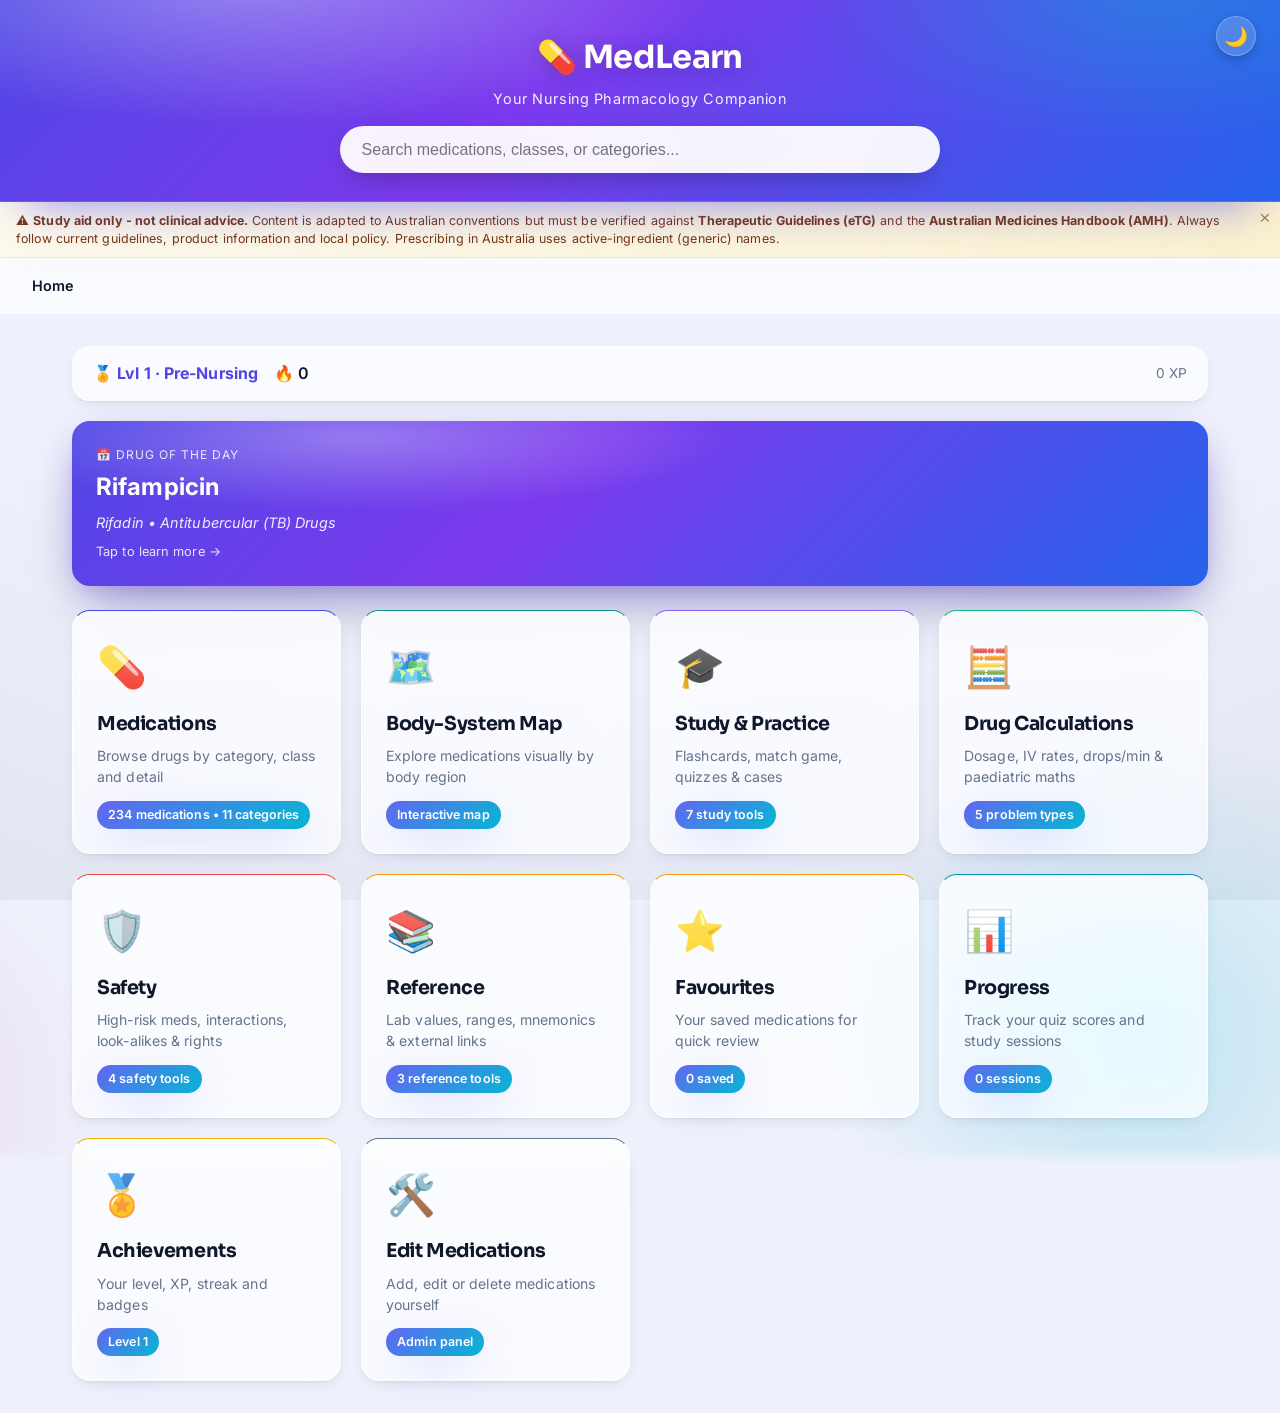
<file: index.html>
<!DOCTYPE html>
<html lang="en">
<head>
    <meta charset="UTF-8">
    <meta name="viewport" content="width=device-width, initial-scale=1.0">
    <title>MedLearn - Nursing Medication Study App</title>
    <link rel="preconnect" href="https://fonts.googleapis.com">
    <link rel="preconnect" href="https://fonts.gstatic.com" crossorigin>
    <link rel="stylesheet" href="https://fonts.googleapis.com/css2?family=Inter:wght@400;500;600;700&family=Sora:wght@600;700;800&display=swap">
    <link rel="stylesheet" href="styles.css">
    <link rel="stylesheet" href="features.css">
    <link rel="stylesheet" href="cinematic.css">
    <link rel="manifest" href="manifest.json">
    <meta name="theme-color" content="#4f46e5">
    <link rel="apple-touch-icon" href="apple-touch-icon.png">
    <link rel="icon" type="image/png" sizes="192x192" href="icon-192.png">
    <meta name="apple-mobile-web-app-capable" content="yes">
    <meta name="apple-mobile-web-app-status-bar-style" content="black-translucent">
    <meta name="apple-mobile-web-app-title" content="MedLearn">
    <meta name="mobile-web-app-capable" content="yes">
</head>
<body>
    <div id="app">
        <!-- Header -->
        <header class="app-header">
            <button id="darkModeToggle" class="dark-toggle" onclick="features.toggleDarkMode()" title="Toggle dark mode">&#x1F319;</button>
            <div class="header-content">
                <h1 class="logo" onclick="app.renderHome()" title="Go to home" style="cursor:pointer;">&#x1F48A; MedLearn</h1>
                <p class="tagline">Your Nursing Pharmacology Companion</p>
            </div>
            <div class="search-container">
                <input type="text" id="searchInput" placeholder="Search medications, classes, or categories..." autocomplete="off">
                <div id="searchResults" class="search-results hidden"></div>
            </div>
        </header>

        <!-- Disclaimer Banner -->
        <div id="disclaimerBanner" class="disclaimer-banner">
            <span>&#x26A0;&#xFE0F; <strong>Study aid only - not clinical advice.</strong> Content is adapted to Australian conventions but must be verified against <strong>Therapeutic Guidelines (eTG)</strong> and the <strong>Australian Medicines Handbook (AMH)</strong>. Always follow current guidelines, product information and local policy. Prescribing in Australia uses active-ingredient (generic) names.</span>
            <button onclick="features.dismissDisclaimer()" class="disclaimer-dismiss" title="Dismiss">&times;</button>
        </div>

        <!-- Navigation Breadcrumb -->
        <nav id="breadcrumb" class="breadcrumb">
            <span class="breadcrumb-item active" data-level="home">Home</span>
        </nav>

        <!-- Main Content Area -->
        <main id="mainContent" class="main-content">
            <!-- Content will be dynamically rendered -->
        </main>

        <!-- Quiz Modal -->
        <div id="quizModal" class="modal hidden">
            <div class="modal-content">
                <button class="modal-close" id="closeQuiz">&times;</button>
                <div id="quizContent"></div>
            </div>
        </div>

        <!-- Medication Detail Modal -->
        <div id="medDetailModal" class="modal hidden">
            <div class="modal-content modal-large">
                <button class="modal-close" id="closeMedDetail">&times;</button>
                <div id="medDetailContent"></div>
            </div>
        </div>
    </div>

    <script src="medications.js"></script>
    <script src="app.js"></script>
    <script src="features.js"></script>
    <script>
        // Register service worker for offline support
        if ('serviceWorker' in navigator) {
            window.addEventListener('load', function() {
                navigator.serviceWorker.register('sw.js').catch(function(err) {
                    console.log('Service worker registration failed:', err);
                });
            });
        }
    </script>
</body>
</html>
</file>
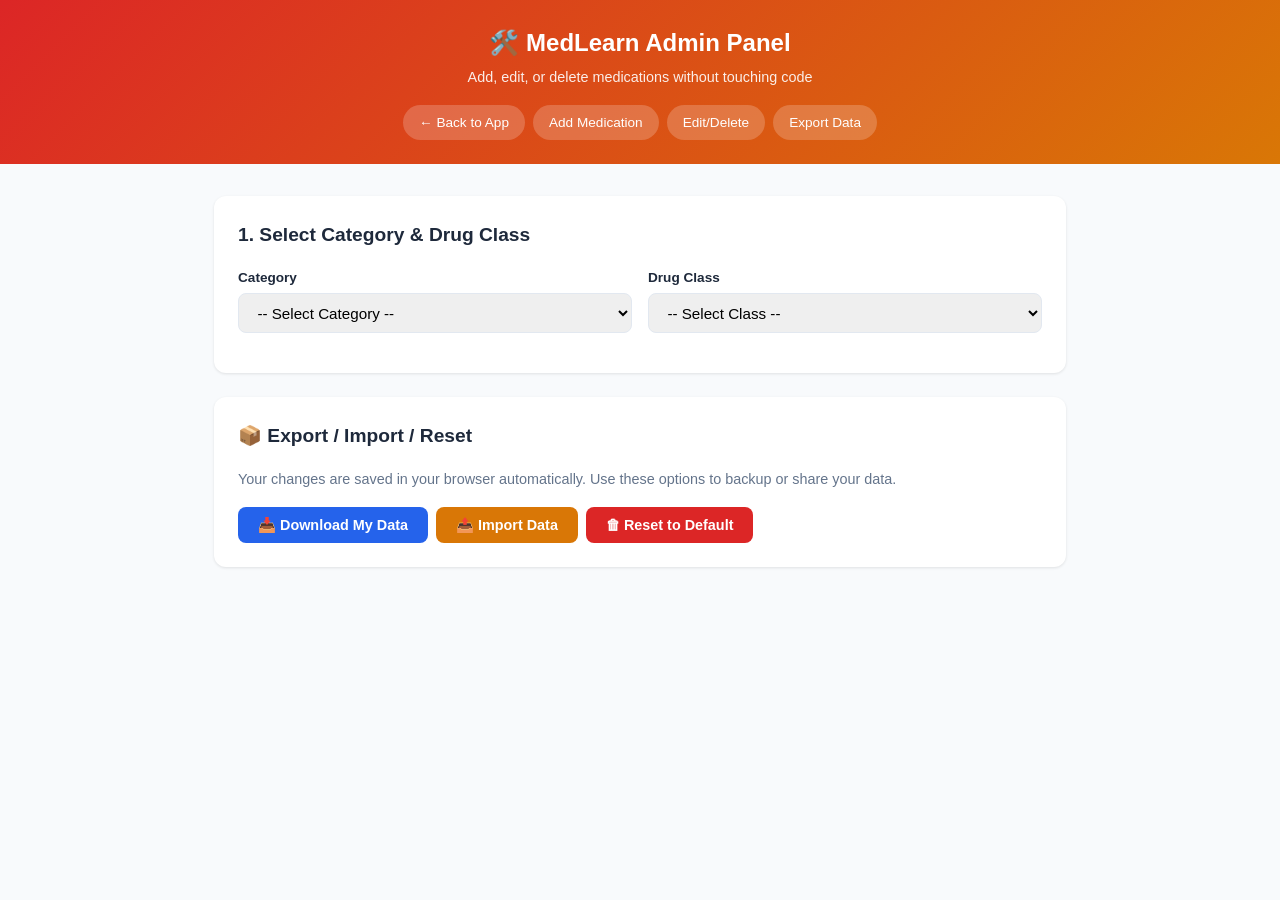
<file: admin.html>
<!DOCTYPE html>
<html lang="en">
<head>
    <meta charset="UTF-8">
    <meta name="viewport" content="width=device-width, initial-scale=1.0">
    <title>MedLearn - Admin Panel</title>
    <style>
        :root {
            --primary: #2563eb;
            --primary-dark: #1d4ed8;
            --primary-light: #dbeafe;
            --secondary: #7c3aed;
            --success: #059669;
            --warning: #d97706;
            --danger: #dc2626;
            --bg: #f8fafc;
            --card-bg: #ffffff;
            --text: #1e293b;
            --text-light: #64748b;
            --border: #e2e8f0;
            --radius: 12px;
            --radius-sm: 8px;
        }

        * { margin: 0; padding: 0; box-sizing: border-box; }

        body {
            font-family: -apple-system, BlinkMacSystemFont, 'Segoe UI', Roboto, sans-serif;
            background: var(--bg);
            color: var(--text);
            line-height: 1.6;
            min-height: 100vh;
        }

        .admin-header {
            background: linear-gradient(135deg, var(--danger), var(--warning));
            color: white;
            padding: 1.5rem 2rem;
            text-align: center;
        }

        .admin-header h1 { font-size: 1.5rem; }
        .admin-header p { opacity: 0.9; font-size: 0.9rem; margin-top: 0.25rem; }

        .admin-nav {
            display: flex;
            gap: 0.5rem;
            justify-content: center;
            margin-top: 1rem;
            flex-wrap: wrap;
        }

        .admin-nav a {
            color: white;
            text-decoration: none;
            padding: 0.4rem 1rem;
            border-radius: 50px;
            background: rgba(255,255,255,0.2);
            font-size: 0.85rem;
            transition: background 0.2s;
        }

        .admin-nav a:hover { background: rgba(255,255,255,0.3); }

        .container {
            max-width: 900px;
            margin: 2rem auto;
            padding: 0 1.5rem;
        }

        .card {
            background: var(--card-bg);
            border-radius: var(--radius);
            padding: 1.5rem;
            margin-bottom: 1.5rem;
            box-shadow: 0 1px 3px rgba(0,0,0,0.1);
        }

        .card h2 {
            font-size: 1.2rem;
            margin-bottom: 1rem;
            color: var(--text);
        }

        .form-group {
            margin-bottom: 1rem;
        }

        .form-group label {
            display: block;
            font-weight: 600;
            font-size: 0.85rem;
            margin-bottom: 0.3rem;
            color: var(--text);
        }

        .form-group small {
            color: var(--text-light);
            font-size: 0.75rem;
        }

        input, select, textarea {
            width: 100%;
            padding: 0.6rem 0.9rem;
            border: 1px solid var(--border);
            border-radius: var(--radius-sm);
            font-size: 0.95rem;
            font-family: inherit;
            transition: border-color 0.2s;
        }

        input:focus, select:focus, textarea:focus {
            outline: none;
            border-color: var(--primary);
            box-shadow: 0 0 0 3px var(--primary-light);
        }

        textarea { min-height: 80px; resize: vertical; }

        .btn {
            padding: 0.6rem 1.25rem;
            border: none;
            border-radius: var(--radius-sm);
            font-size: 0.9rem;
            font-weight: 600;
            cursor: pointer;
            transition: background 0.2s, transform 0.1s;
        }

        .btn:active { transform: scale(0.97); }
        .btn-primary { background: var(--primary); color: white; }
        .btn-primary:hover { background: var(--primary-dark); }
        .btn-success { background: var(--success); color: white; }
        .btn-success:hover { background: #047857; }
        .btn-danger { background: var(--danger); color: white; }
        .btn-danger:hover { background: #b91c1c; }
        .btn-warning { background: var(--warning); color: white; }
        .btn-warning:hover { background: #b45309; }

        .btn-group {
            display: flex;
            gap: 0.5rem;
            flex-wrap: wrap;
            margin-top: 1rem;
        }

        .med-list-item {
            display: flex;
            justify-content: space-between;
            align-items: center;
            padding: 0.75rem 1rem;
            border: 1px solid var(--border);
            border-radius: var(--radius-sm);
            margin-bottom: 0.5rem;
            background: var(--bg);
        }

        .med-list-item .med-info {
            flex: 1;
        }

        .med-list-item .med-name {
            font-weight: 600;
            text-transform: capitalize;
        }

        .med-list-item .med-brand {
            font-size: 0.8rem;
            color: var(--text-light);
            font-style: italic;
        }

        .med-list-item .med-actions {
            display: flex;
            gap: 0.4rem;
        }

        .med-list-item .med-actions button {
            padding: 0.3rem 0.6rem;
            font-size: 0.75rem;
        }

        .select-row {
            display: grid;
            grid-template-columns: 1fr 1fr;
            gap: 1rem;
        }

        .toast {
            position: fixed;
            bottom: 2rem;
            right: 2rem;
            background: var(--success);
            color: white;
            padding: 0.75rem 1.5rem;
            border-radius: var(--radius-sm);
            font-weight: 600;
            box-shadow: 0 4px 12px rgba(0,0,0,0.2);
            display: none;
            z-index: 1000;
            animation: slideIn 0.3s ease;
        }

        @keyframes slideIn {
            from { transform: translateY(20px); opacity: 0; }
            to { transform: translateY(0); opacity: 1; }
        }

        .empty-state {
            text-align: center;
            padding: 2rem;
            color: var(--text-light);
        }

        .divider {
            border-top: 1px solid var(--border);
            margin: 1.5rem 0;
        }

        @media (max-width: 600px) {
            .select-row { grid-template-columns: 1fr; }
            .container { padding: 0 1rem; }
        }
    </style>
</head>
<body>
    <header class="admin-header">
        <h1>&#x1F6E0;&#xFE0F; MedLearn Admin Panel</h1>
        <p>Add, edit, or delete medications without touching code</p>
        <nav class="admin-nav">
            <a href="index.html">&#x2190; Back to App</a>
            <a href="#add">Add Medication</a>
            <a href="#edit">Edit/Delete</a>
            <a href="#export">Export Data</a>
        </nav>
    </header>

    <div class="container">
        <!-- Step 1: Select Category & Class -->
        <div class="card" id="selectorCard">
            <h2>1. Select Category & Drug Class</h2>
            <div class="select-row">
                <div class="form-group">
                    <label>Category</label>
                    <select id="categorySelect" onchange="admin.onCategoryChange()">
                        <option value="">-- Select Category --</option>
                    </select>
                </div>
                <div class="form-group">
                    <label>Drug Class</label>
                    <select id="classSelect" onchange="admin.onClassChange()">
                        <option value="">-- Select Class --</option>
                    </select>
                </div>
            </div>
        </div>

        <!-- Current Medications List -->
        <div class="card" id="medListCard" style="display:none;">
            <h2>&#x1F4CB; Current Medications in This Class</h2>
            <div id="medList"></div>
        </div>

        <!-- Add/Edit Form -->
        <div class="card" id="formCard" style="display:none;">
            <h2 id="formTitle">&#x2795; Add New Medication</h2>
            <form id="medForm" onsubmit="admin.saveMedication(event)">
                <input type="hidden" id="editIndex" value="-1">

                <div class="form-group">
                    <label>Generic Name *</label>
                    <input type="text" id="genericName" required placeholder="e.g., amlodipine">
                </div>

                <div class="form-group">
                    <label>Brand Name *</label>
                    <input type="text" id="brandName" required placeholder="e.g., Norvasc">
                </div>

                <div class="form-group">
                    <label>Mechanism of Action *</label>
                    <textarea id="mechanism" required placeholder="How does this drug work?"></textarea>
                </div>

                <div class="form-group">
                    <label>Indications *</label>
                    <small>Separate each with a comma</small>
                    <textarea id="indications" required placeholder="Hypertension, Angina, Heart failure"></textarea>
                </div>

                <div class="form-group">
                    <label>Side Effects *</label>
                    <small>Separate each with a comma</small>
                    <textarea id="sideEffects" required placeholder="Dizziness, Headache, Edema"></textarea>
                </div>

                <div class="form-group">
                    <label>Nursing Considerations *</label>
                    <textarea id="nursingConsiderations" required placeholder="Important nursing notes, monitoring, patient teaching..."></textarea>
                </div>

                <div class="form-group">
                    <label>Dosage Range *</label>
                    <input type="text" id="dosageRange" required placeholder="e.g., 5-10 mg PO daily">
                </div>

                <div class="btn-group">
                    <button type="submit" class="btn btn-success">&#x1F4BE; Save Medication</button>
                    <button type="button" class="btn btn-warning" onclick="admin.resetForm()">Cancel</button>
                </div>
            </form>
        </div>

        <!-- Export/Import -->
        <div class="card" id="exportCard">
            <h2 id="export">&#x1F4E6; Export / Import / Reset</h2>
            <p style="font-size:0.9rem; color:var(--text-light); margin-bottom:1rem;">
                Your changes are saved in your browser automatically. Use these options to backup or share your data.
            </p>
            <div class="btn-group">
                <button class="btn btn-primary" onclick="admin.exportData()">&#x1F4E5; Download My Data</button>
                <button class="btn btn-warning" onclick="document.getElementById('importFile').click()">&#x1F4E4; Import Data</button>
                <button class="btn btn-danger" onclick="admin.resetData()">&#x1F5D1; Reset to Default</button>
            </div>
            <input type="file" id="importFile" accept=".json" style="display:none;" onchange="admin.importData(event)">
        </div>
    </div>

    <div class="toast" id="toast">Saved successfully!</div>

    <script src="medications.js"></script>
    <script>
    (function() {
        'use strict';

        // Load data from localStorage or use default
        function loadData() {
            const saved = localStorage.getItem('medlearn_data');
            if (saved) {
                return JSON.parse(saved);
            }
            return JSON.parse(JSON.stringify(medicationDatabase));
        }

        function saveData(data) {
            localStorage.setItem('medlearn_data', JSON.stringify(data));
        }

        let data = loadData();
        let currentCategory = '';
        let currentClass = '';

        // Initialize
        function init() {
            populateCategories();
        }

        function populateCategories() {
            const select = document.getElementById('categorySelect');
            select.innerHTML = '<option value="">-- Select Category --</option>';
            for (const [key, cat] of Object.entries(data)) {
                select.innerHTML += `<option value="${key}">${cat.icon} ${cat.name}</option>`;
            }
        }

        function onCategoryChange() {
            currentCategory = document.getElementById('categorySelect').value;
            currentClass = '';
            const classSelect = document.getElementById('classSelect');
            classSelect.innerHTML = '<option value="">-- Select Class --</option>';

            if (currentCategory && data[currentCategory]) {
                for (const [key, cls] of Object.entries(data[currentCategory].classes)) {
                    classSelect.innerHTML += `<option value="${key}">${cls.name}</option>`;
                }
            }

            document.getElementById('medListCard').style.display = 'none';
            document.getElementById('formCard').style.display = 'none';
        }

        function onClassChange() {
            currentClass = document.getElementById('classSelect').value;
            if (currentCategory && currentClass) {
                renderMedList();
                document.getElementById('medListCard').style.display = 'block';
                document.getElementById('formCard').style.display = 'block';
                resetForm();
            } else {
                document.getElementById('medListCard').style.display = 'none';
                document.getElementById('formCard').style.display = 'none';
            }
        }

        function renderMedList() {
            const meds = data[currentCategory].classes[currentClass].medications;
            const container = document.getElementById('medList');

            if (meds.length === 0) {
                container.innerHTML = '<div class="empty-state">No medications yet. Add one below!</div>';
                return;
            }

            container.innerHTML = meds.map((med, i) => `
                <div class="med-list-item">
                    <div class="med-info">
                        <div class="med-name">${med.generic}</div>
                        <div class="med-brand">${med.brand} | ${med.dosageRange}</div>
                    </div>
                    <div class="med-actions">
                        <button class="btn btn-primary" onclick="admin.editMed(${i})">Edit</button>
                        <button class="btn btn-danger" onclick="admin.deleteMed(${i})">Delete</button>
                    </div>
                </div>
            `).join('');
        }

        function editMed(index) {
            const med = data[currentCategory].classes[currentClass].medications[index];
            document.getElementById('editIndex').value = index;
            document.getElementById('genericName').value = med.generic;
            document.getElementById('brandName').value = med.brand;
            document.getElementById('mechanism').value = med.mechanism;
            document.getElementById('indications').value = med.indications.join(', ');
            document.getElementById('sideEffects').value = med.sideEffects.join(', ');
            document.getElementById('nursingConsiderations').value = med.nursingConsiderations;
            document.getElementById('dosageRange').value = med.dosageRange;
            document.getElementById('formTitle').textContent = '&#x270F;&#xFE0F; Edit Medication';
            document.getElementById('formCard').scrollIntoView({ behavior: 'smooth' });
        }

        function deleteMed(index) {
            const med = data[currentCategory].classes[currentClass].medications[index];
            if (confirm(`Are you sure you want to delete "${med.generic} (${med.brand})"?`)) {
                data[currentCategory].classes[currentClass].medications.splice(index, 1);
                saveData(data);
                renderMedList();
                showToast('Medication deleted!');
            }
        }

        function saveMedication(e) {
            e.preventDefault();
            const editIndex = parseInt(document.getElementById('editIndex').value);

            const med = {
                generic: document.getElementById('genericName').value.trim(),
                brand: document.getElementById('brandName').value.trim(),
                mechanism: document.getElementById('mechanism').value.trim(),
                indications: document.getElementById('indications').value.split(',').map(s => s.trim()).filter(s => s),
                sideEffects: document.getElementById('sideEffects').value.split(',').map(s => s.trim()).filter(s => s),
                nursingConsiderations: document.getElementById('nursingConsiderations').value.trim(),
                dosageRange: document.getElementById('dosageRange').value.trim()
            };

            if (editIndex >= 0) {
                data[currentCategory].classes[currentClass].medications[editIndex] = med;
                showToast('Medication updated!');
            } else {
                data[currentCategory].classes[currentClass].medications.push(med);
                showToast('Medication added!');
            }

            saveData(data);
            renderMedList();
            resetForm();
        }

        function resetForm() {
            document.getElementById('medForm').reset();
            document.getElementById('editIndex').value = -1;
            document.getElementById('formTitle').innerHTML = '&#x2795; Add New Medication';
        }

        function exportData() {
            const blob = new Blob([JSON.stringify(data, null, 2)], { type: 'application/json' });
            const url = URL.createObjectURL(blob);
            const a = document.createElement('a');
            a.href = url;
            a.download = 'medlearn-data-' + new Date().toISOString().split('T')[0] + '.json';
            a.click();
            URL.revokeObjectURL(url);
            showToast('Data exported!');
        }

        function importData(e) {
            const file = e.target.files[0];
            if (!file) return;
            const reader = new FileReader();
            reader.onload = function(evt) {
                try {
                    const imported = JSON.parse(evt.target.result);
                    data = imported;
                    saveData(data);
                    populateCategories();
                    onCategoryChange();
                    showToast('Data imported successfully!');
                } catch (err) {
                    alert('Error: Invalid JSON file. Please check the file format.');
                }
            };
            reader.readAsText(file);
            e.target.value = '';
        }

        function resetData() {
            if (confirm('This will reset ALL medications back to the original defaults. Any changes you made will be lost. Continue?')) {
                localStorage.removeItem('medlearn_data');
                data = JSON.parse(JSON.stringify(medicationDatabase));
                populateCategories();
                onCategoryChange();
                showToast('Data reset to defaults!');
            }
        }

        function showToast(message) {
            const toast = document.getElementById('toast');
            toast.textContent = message;
            toast.style.display = 'block';
            setTimeout(() => { toast.style.display = 'none'; }, 2500);
        }

        // Public API
        window.admin = {
            onCategoryChange,
            onClassChange,
            editMed,
            deleteMed,
            saveMedication,
            resetForm,
            exportData,
            importData,
            resetData
        };

        if (document.readyState === 'loading') {
            document.addEventListener('DOMContentLoaded', init);
        } else {
            init();
        }
    })();
    </script>
</body>
</html>
</file>
<file: styles.css>
/* ===== CSS Variables & Reset ===== */
:root {
    --primary: #2563eb;
    --primary-dark: #1d4ed8;
    --primary-light: #dbeafe;
    --secondary: #7c3aed;
    --success: #059669;
    --warning: #d97706;
    --danger: #dc2626;
    --bg: #f8fafc;
    --card-bg: #ffffff;
    --text: #1e293b;
    --text-light: #64748b;
    --border: #e2e8f0;
    --shadow: 0 1px 3px rgba(0,0,0,0.1), 0 1px 2px rgba(0,0,0,0.06);
    --shadow-md: 0 4px 6px rgba(0,0,0,0.07), 0 2px 4px rgba(0,0,0,0.06);
    --shadow-lg: 0 10px 15px rgba(0,0,0,0.1), 0 4px 6px rgba(0,0,0,0.05);
    --radius: 12px;
    --radius-sm: 8px;
}

* {
    margin: 0;
    padding: 0;
    box-sizing: border-box;
}

body {
    font-family: -apple-system, BlinkMacSystemFont, 'Segoe UI', Roboto, 'Helvetica Neue', Arial, sans-serif;
    background: var(--bg);
    color: var(--text);
    line-height: 1.6;
    min-height: 100vh;
}

/* ===== Header ===== */
.app-header {
    background: linear-gradient(135deg, var(--primary), var(--secondary));
    color: white;
    padding: 1.5rem 2rem;
    position: sticky;
    top: 0;
    z-index: 100;
    box-shadow: var(--shadow-md);
}

.header-content {
    text-align: center;
    margin-bottom: 1rem;
}

.logo {
    font-size: 1.8rem;
    font-weight: 700;
    letter-spacing: -0.5px;
}

.tagline {
    font-size: 0.9rem;
    opacity: 0.9;
    margin-top: 0.25rem;
}

.search-container {
    max-width: 600px;
    margin: 0 auto;
    position: relative;
}

.search-container input {
    width: 100%;
    padding: 0.75rem 1.25rem;
    border: none;
    border-radius: 50px;
    font-size: 1rem;
    background: rgba(255,255,255,0.95);
    color: var(--text);
    box-shadow: var(--shadow);
    transition: box-shadow 0.2s;
}

.search-container input:focus {
    outline: none;
    box-shadow: 0 0 0 3px rgba(255,255,255,0.4), var(--shadow-md);
}

.search-results {
    position: absolute;
    top: 100%;
    left: 0;
    right: 0;
    background: white;
    border-radius: var(--radius-sm);
    box-shadow: var(--shadow-lg);
    margin-top: 0.5rem;
    max-height: 400px;
    overflow-y: auto;
    z-index: 200;
}

.search-results.hidden {
    display: none;
}

.search-result-item {
    padding: 0.75rem 1.25rem;
    cursor: pointer;
    border-bottom: 1px solid var(--border);
    transition: background 0.15s;
}

.search-result-item:hover {
    background: var(--primary-light);
}

.search-result-item:last-child {
    border-bottom: none;
}

.search-result-item .result-name {
    font-weight: 600;
    color: var(--text);
}

.search-result-item .result-path {
    font-size: 0.8rem;
    color: var(--text-light);
    margin-top: 0.15rem;
}

/* ===== Breadcrumb ===== */
.breadcrumb {
    padding: 1rem 2rem;
    background: var(--card-bg);
    border-bottom: 1px solid var(--border);
    display: flex;
    align-items: center;
    gap: 0.5rem;
    flex-wrap: wrap;
}

.breadcrumb-item {
    font-size: 0.9rem;
    color: var(--primary);
    cursor: pointer;
    font-weight: 500;
    transition: color 0.2s;
}

.breadcrumb-item:hover {
    color: var(--primary-dark);
    text-decoration: underline;
}

.breadcrumb-item.active {
    color: var(--text);
    cursor: default;
    font-weight: 600;
}

.breadcrumb-item.active:hover {
    text-decoration: none;
}

.breadcrumb-separator {
    color: var(--text-light);
    font-size: 0.8rem;
}

/* ===== Main Content ===== */
.main-content {
    padding: 2rem;
    max-width: 1200px;
    margin: 0 auto;
}

/* ===== Category Cards (Home View) ===== */
.categories-grid {
    display: grid;
    grid-template-columns: repeat(auto-fill, minmax(280px, 1fr));
    gap: 1.5rem;
}

.category-card {
    background: var(--card-bg);
    border-radius: var(--radius);
    padding: 1.75rem;
    box-shadow: var(--shadow);
    cursor: pointer;
    transition: transform 0.2s, box-shadow 0.2s;
    border-left: 4px solid var(--primary);
    position: relative;
    overflow: hidden;
}

.category-card:hover {
    transform: translateY(-3px);
    box-shadow: var(--shadow-lg);
}

.category-card .card-icon {
    font-size: 2.5rem;
    margin-bottom: 0.75rem;
}

.category-card .card-title {
    font-size: 1.2rem;
    font-weight: 700;
    margin-bottom: 0.5rem;
    color: var(--text);
}

.category-card .card-description {
    font-size: 0.9rem;
    color: var(--text-light);
    margin-bottom: 0.75rem;
}

.category-card .card-count {
    font-size: 0.8rem;
    color: var(--primary);
    font-weight: 600;
    background: var(--primary-light);
    display: inline-block;
    padding: 0.25rem 0.75rem;
    border-radius: 50px;
}

/* ===== Drug Class Cards ===== */
.classes-grid {
    display: grid;
    grid-template-columns: repeat(auto-fill, minmax(300px, 1fr));
    gap: 1.25rem;
}

.class-card {
    background: var(--card-bg);
    border-radius: var(--radius);
    padding: 1.5rem;
    box-shadow: var(--shadow);
    cursor: pointer;
    transition: transform 0.2s, box-shadow 0.2s;
    border-top: 3px solid var(--secondary);
}

.class-card:hover {
    transform: translateY(-2px);
    box-shadow: var(--shadow-md);
}

.class-card .class-title {
    font-size: 1.1rem;
    font-weight: 700;
    margin-bottom: 0.4rem;
    color: var(--text);
}

.class-card .class-description {
    font-size: 0.85rem;
    color: var(--text-light);
    margin-bottom: 0.75rem;
}

.class-card .class-med-count {
    font-size: 0.8rem;
    color: var(--secondary);
    font-weight: 600;
}

/* ===== Medication List ===== */
.medications-grid {
    display: grid;
    grid-template-columns: repeat(auto-fill, minmax(320px, 1fr));
    gap: 1.25rem;
}

.med-card {
    background: var(--card-bg);
    border-radius: var(--radius);
    padding: 1.25rem;
    box-shadow: var(--shadow);
    cursor: pointer;
    transition: transform 0.2s, box-shadow 0.2s;
    border-left: 3px solid var(--success);
}

.med-card:hover {
    transform: translateY(-2px);
    box-shadow: var(--shadow-md);
}

.med-card .med-generic {
    font-size: 1.05rem;
    font-weight: 700;
    color: var(--text);
    text-transform: capitalize;
}

.med-card .med-brand {
    font-size: 0.85rem;
    color: var(--text-light);
    font-style: italic;
    margin-bottom: 0.5rem;
}

.med-card .med-quick-info {
    font-size: 0.8rem;
    color: var(--text-light);
    display: flex;
    flex-wrap: wrap;
    gap: 0.5rem;
}

.med-card .med-tag {
    background: #f1f5f9;
    padding: 0.15rem 0.5rem;
    border-radius: 4px;
    font-size: 0.75rem;
}

/* ===== Section Header ===== */
.section-header {
    margin-bottom: 1.5rem;
    display: flex;
    justify-content: space-between;
    align-items: center;
    flex-wrap: wrap;
    gap: 1rem;
}

.section-header h2 {
    font-size: 1.5rem;
    font-weight: 700;
    color: var(--text);
}

.section-header .section-description {
    font-size: 0.95rem;
    color: var(--text-light);
    margin-top: 0.25rem;
}

.quiz-btn {
    background: var(--warning);
    color: white;
    border: none;
    padding: 0.6rem 1.25rem;
    border-radius: 50px;
    font-size: 0.9rem;
    font-weight: 600;
    cursor: pointer;
    transition: background 0.2s, transform 0.1s;
}

.quiz-btn:hover {
    background: #b45309;
    transform: scale(1.05);
}

/* ===== Modal ===== */
.modal {
    position: fixed;
    inset: 0;
    background: rgba(0,0,0,0.5);
    display: flex;
    align-items: center;
    justify-content: center;
    z-index: 500;
    padding: 1rem;
    backdrop-filter: blur(4px);
}

.modal.hidden {
    display: none;
}

.modal-content {
    background: var(--card-bg);
    border-radius: var(--radius);
    padding: 2rem;
    max-width: 550px;
    width: 100%;
    max-height: 85vh;
    overflow-y: auto;
    position: relative;
    box-shadow: var(--shadow-lg);
}

.modal-large {
    max-width: 700px;
}

.modal-close {
    position: absolute;
    top: 1rem;
    right: 1rem;
    background: none;
    border: none;
    font-size: 1.5rem;
    cursor: pointer;
    color: var(--text-light);
    width: 32px;
    height: 32px;
    display: flex;
    align-items: center;
    justify-content: center;
    border-radius: 50%;
    transition: background 0.2s;
}

.modal-close:hover {
    background: var(--border);
}

/* ===== Medication Detail ===== */
.med-detail-header {
    margin-bottom: 1.5rem;
    padding-bottom: 1rem;
    border-bottom: 2px solid var(--border);
}

.med-detail-header h2 {
    font-size: 1.6rem;
    color: var(--text);
    text-transform: capitalize;
}

.med-detail-header .brand-name {
    font-size: 1rem;
    color: var(--text-light);
    font-style: italic;
}

.med-detail-section {
    margin-bottom: 1.25rem;
}

.med-detail-section h3 {
    font-size: 0.95rem;
    font-weight: 700;
    color: var(--primary);
    margin-bottom: 0.4rem;
    text-transform: uppercase;
    letter-spacing: 0.5px;
}

.med-detail-section p,
.med-detail-section ul {
    font-size: 0.9rem;
    color: var(--text);
    line-height: 1.7;
}

.med-detail-section ul {
    padding-left: 1.25rem;
}

.med-detail-section li {
    margin-bottom: 0.3rem;
}

.nursing-alert {
    background: #fef3c7;
    border-left: 4px solid var(--warning);
    padding: 0.75rem 1rem;
    border-radius: 0 var(--radius-sm) var(--radius-sm) 0;
    margin-top: 0.5rem;
}

.nursing-alert p {
    font-size: 0.85rem;
    color: #92400e;
}

/* ===== Quiz Styles ===== */
.quiz-question {
    font-size: 1.1rem;
    font-weight: 600;
    margin-bottom: 1.25rem;
    color: var(--text);
}

.quiz-options {
    display: flex;
    flex-direction: column;
    gap: 0.75rem;
    margin-bottom: 1.5rem;
}

.quiz-option {
    padding: 0.85rem 1.25rem;
    border: 2px solid var(--border);
    border-radius: var(--radius-sm);
    cursor: pointer;
    transition: border-color 0.2s, background 0.2s;
    font-size: 0.95rem;
}

.quiz-option:hover {
    border-color: var(--primary);
    background: var(--primary-light);
}

.quiz-option.correct {
    border-color: var(--success);
    background: #d1fae5;
}

.quiz-option.incorrect {
    border-color: var(--danger);
    background: #fee2e2;
}

.quiz-option.disabled {
    pointer-events: none;
}

.quiz-feedback {
    padding: 1rem;
    border-radius: var(--radius-sm);
    margin-bottom: 1rem;
    font-size: 0.9rem;
    font-weight: 500;
}

.quiz-feedback.correct {
    background: #d1fae5;
    color: #065f46;
}

.quiz-feedback.incorrect {
    background: #fee2e2;
    color: #991b1b;
}

.quiz-next-btn {
    background: var(--primary);
    color: white;
    border: none;
    padding: 0.7rem 1.5rem;
    border-radius: var(--radius-sm);
    font-size: 0.95rem;
    font-weight: 600;
    cursor: pointer;
    transition: background 0.2s;
}

.quiz-next-btn:hover {
    background: var(--primary-dark);
}

.quiz-score {
    text-align: center;
    padding: 2rem 0;
}

.quiz-score h3 {
    font-size: 1.5rem;
    margin-bottom: 0.5rem;
}

.quiz-score .score-number {
    font-size: 3rem;
    font-weight: 700;
    color: var(--primary);
}

/* ===== Responsive ===== */
@media (max-width: 768px) {
    .app-header {
        padding: 1rem;
    }

    .logo {
        font-size: 1.4rem;
    }

    .main-content {
        padding: 1rem;
    }

    .categories-grid,
    .classes-grid,
    .medications-grid {
        grid-template-columns: 1fr;
    }

    .section-header {
        flex-direction: column;
        align-items: flex-start;
    }

    .modal-content {
        padding: 1.5rem;
    }
}

@media (max-width: 480px) {
    .breadcrumb {
        padding: 0.75rem 1rem;
    }

    .category-card {
        padding: 1.25rem;
    }
}
</file>
<file: features.css>
/* ===== Feature Navigation Bar ===== */
.feature-nav {
    display: flex;
    gap: 0.25rem;
    padding: 0.6rem 1rem;
    background: #ffffff;
    border-bottom: 1px solid var(--border);
    overflow-x: auto;
    -webkit-overflow-scrolling: touch;
    scrollbar-width: none;
}
.feature-nav::-webkit-scrollbar { display: none; }

.feature-nav-btn {
    flex-shrink: 0;
    padding: 0.4rem 0.8rem;
    border: 1px solid var(--border);
    border-radius: 50px;
    background: var(--bg);
    color: var(--text);
    font-size: 0.78rem;
    font-weight: 600;
    cursor: pointer;
    transition: all 0.2s;
    white-space: nowrap;
}
.feature-nav-btn:hover { background: var(--primary-light); border-color: var(--primary); }
.feature-nav-btn.active { background: var(--primary); color: white; border-color: var(--primary); }

/* ===== Flashcard Mode ===== */
.flashcard-container {
    display: flex;
    flex-direction: column;
    align-items: center;
    padding: 2rem 1rem;
    max-width: 500px;
    margin: 0 auto;
}

.flashcard {
    width: 100%;
    height: 320px;
    perspective: 1000px;
    cursor: pointer;
    margin-bottom: 1.5rem;
}

.flashcard-inner {
    position: relative;
    width: 100%;
    height: 100%;
    transition: transform 0.6s;
    transform-style: preserve-3d;
}

.flashcard.flipped .flashcard-inner {
    transform: rotateY(180deg);
}

.flashcard-front, .flashcard-back {
    position: absolute;
    width: 100%;
    height: 100%;
    backface-visibility: hidden;
    border-radius: var(--radius);
    box-shadow: var(--shadow-lg);
    display: flex;
    flex-direction: column;
    align-items: center;
    justify-content: center;
    padding: 2rem;
    text-align: center;
}

.flashcard-front {
    background: linear-gradient(135deg, var(--primary), var(--secondary));
    color: white;
}

.flashcard-front .fc-generic {
    font-size: 1.8rem;
    font-weight: 700;
    text-transform: capitalize;
}

.flashcard-front .fc-hint {
    font-size: 0.9rem;
    opacity: 0.8;
    margin-top: 1rem;
}

.flashcard-back {
    background: white;
    transform: rotateY(180deg);
    overflow-y: auto;
    align-items: flex-start;
    justify-content: flex-start;
    text-align: left;
}

.flashcard-back h3 { font-size: 1.2rem; margin-bottom: 0.5rem; color: var(--primary); text-transform: capitalize; }
.flashcard-back .fc-brand { color: var(--text-light); font-style: italic; margin-bottom: 0.75rem; }
.flashcard-back .fc-detail { font-size: 0.85rem; margin-bottom: 0.5rem; color: var(--text); }
.flashcard-back .fc-label { font-weight: 700; color: var(--primary); font-size: 0.75rem; text-transform: uppercase; }

.flashcard-controls {
    display: flex;
    gap: 1rem;
    width: 100%;
    max-width: 400px;
}

.fc-btn {
    flex: 1;
    padding: 0.8rem;
    border: none;
    border-radius: var(--radius-sm);
    font-size: 0.95rem;
    font-weight: 600;
    cursor: pointer;
    transition: transform 0.1s;
}
.fc-btn:active { transform: scale(0.95); }
.fc-btn-wrong { background: #fee2e2; color: var(--danger); }
.fc-btn-right { background: #d1fae5; color: var(--success); }
.fc-btn-skip { background: var(--bg); color: var(--text-light); border: 1px solid var(--border); }

.flashcard-progress {
    font-size: 0.85rem;
    color: var(--text-light);
    margin-bottom: 1rem;
}

/* ===== Favorites ===== */
.favorites-empty {
    text-align: center;
    padding: 3rem 1rem;
    color: var(--text-light);
}
.favorites-empty .empty-icon { font-size: 3rem; margin-bottom: 1rem; }

.fav-star {
    cursor: pointer;
    font-size: 1.3rem;
    transition: transform 0.2s;
    position: absolute;
    top: 0.75rem;
    right: 0.75rem;
}
.fav-star:hover { transform: scale(1.2); }

.med-card-fav {
    position: relative;
}

/* ===== Drug Comparison ===== */
.compare-selectors {
    display: grid;
    grid-template-columns: 1fr 1fr;
    gap: 1rem;
    margin-bottom: 1.5rem;
}

.compare-select-group select {
    width: 100%;
    padding: 0.5rem;
    border: 1px solid var(--border);
    border-radius: var(--radius-sm);
    font-size: 0.9rem;
    margin-bottom: 0.5rem;
}

.compare-table {
    width: 100%;
    border-collapse: collapse;
    font-size: 0.85rem;
}

.compare-table th {
    background: var(--primary);
    color: white;
    padding: 0.6rem 0.8rem;
    text-align: left;
    font-size: 0.8rem;
}

.compare-table td {
    padding: 0.6rem 0.8rem;
    border-bottom: 1px solid var(--border);
    vertical-align: top;
}

.compare-table tr:nth-child(even) { background: var(--bg); }
.compare-table .row-label { font-weight: 700; color: var(--primary); width: 120px; }

/* ===== High Alert ===== */
.high-alert-card {
    background: white;
    border-radius: var(--radius);
    padding: 1.25rem;
    box-shadow: var(--shadow);
    border-left: 4px solid var(--danger);
    margin-bottom: 1rem;
}

.high-alert-card .ha-name {
    font-size: 1.05rem;
    font-weight: 700;
    text-transform: capitalize;
    color: var(--danger);
}

.high-alert-card .ha-brand {
    font-size: 0.8rem;
    color: var(--text-light);
    font-style: italic;
}

.high-alert-card .ha-reason {
    font-size: 0.85rem;
    color: var(--text);
    margin-top: 0.5rem;
    background: #fee2e2;
    padding: 0.5rem 0.75rem;
    border-radius: var(--radius-sm);
}

/* ===== Lab Values ===== */
.lab-card {
    background: white;
    border-radius: var(--radius);
    padding: 1.25rem;
    box-shadow: var(--shadow);
    border-left: 4px solid var(--secondary);
    margin-bottom: 1rem;
}

.lab-card .lab-drug { font-weight: 700; font-size: 1rem; text-transform: capitalize; }
.lab-card .lab-range { color: var(--success); font-weight: 600; font-size: 0.95rem; margin: 0.3rem 0; }
.lab-card .lab-toxic { color: var(--danger); font-size: 0.85rem; }
.lab-card .lab-antidote { background: #dbeafe; padding: 0.4rem 0.75rem; border-radius: var(--radius-sm); font-size: 0.85rem; margin-top: 0.5rem; display: inline-block; }
.lab-card .lab-monitoring { font-size: 0.8rem; color: var(--text-light); margin-top: 0.4rem; }

/* ===== Progress Tracker ===== */
.progress-overview {
    display: grid;
    grid-template-columns: repeat(auto-fill, minmax(200px, 1fr));
    gap: 1rem;
    margin-bottom: 2rem;
}

.progress-stat-card {
    background: white;
    border-radius: var(--radius);
    padding: 1.25rem;
    box-shadow: var(--shadow);
    text-align: center;
}

.progress-stat-card .stat-number {
    font-size: 2rem;
    font-weight: 700;
    color: var(--primary);
}

.progress-stat-card .stat-label {
    font-size: 0.8rem;
    color: var(--text-light);
    margin-top: 0.25rem;
}

.progress-bar-container {
    background: var(--border);
    border-radius: 50px;
    height: 12px;
    overflow: hidden;
    margin: 0.5rem 0;
}

.progress-bar-fill {
    height: 100%;
    border-radius: 50px;
    background: linear-gradient(90deg, var(--primary), var(--success));
    transition: width 0.5s ease;
}

.quiz-history-item {
    display: flex;
    justify-content: space-between;
    align-items: center;
    padding: 0.6rem 1rem;
    border-bottom: 1px solid var(--border);
    font-size: 0.85rem;
}

.quiz-history-item .qh-score {
    font-weight: 700;
    color: var(--success);
}

/* ===== NCLEX Questions ===== */
.nclex-question-card {
    background: white;
    border-radius: var(--radius);
    padding: 1.5rem;
    box-shadow: var(--shadow);
    margin-bottom: 1.5rem;
}

.nclex-question-card .nclex-type {
    font-size: 0.75rem;
    font-weight: 700;
    color: white;
    background: var(--secondary);
    padding: 0.2rem 0.6rem;
    border-radius: 4px;
    display: inline-block;
    margin-bottom: 0.75rem;
}

.nclex-question-card .nclex-stem {
    font-size: 1rem;
    font-weight: 600;
    margin-bottom: 1rem;
    line-height: 1.5;
}

.nclex-option {
    display: flex;
    align-items: flex-start;
    gap: 0.5rem;
    padding: 0.7rem 1rem;
    border: 2px solid var(--border);
    border-radius: var(--radius-sm);
    margin-bottom: 0.5rem;
    cursor: pointer;
    transition: all 0.2s;
    font-size: 0.9rem;
}

.nclex-option:hover { border-color: var(--primary); background: var(--primary-light); }
.nclex-option.selected { border-color: var(--primary); background: var(--primary-light); }
.nclex-option.correct-answer { border-color: var(--success); background: #d1fae5; }
.nclex-option.wrong-answer { border-color: var(--danger); background: #fee2e2; }
.nclex-option.disabled { pointer-events: none; }

.nclex-option input[type="checkbox"] {
    margin-top: 0.15rem;
    flex-shrink: 0;
}

.nclex-rationale {
    margin-top: 1rem;
    padding: 1rem;
    background: #f0fdf4;
    border-left: 4px solid var(--success);
    border-radius: 0 var(--radius-sm) var(--radius-sm) 0;
    font-size: 0.85rem;
    display: none;
}

.nclex-rationale.visible { display: block; }

/* ===== Drug Interactions ===== */
.interaction-search {
    display: flex;
    gap: 0.5rem;
    margin-bottom: 1rem;
    flex-wrap: wrap;
}

.interaction-search input {
    flex: 1;
    min-width: 200px;
    padding: 0.6rem 1rem;
    border: 1px solid var(--border);
    border-radius: var(--radius-sm);
    font-size: 0.9rem;
}

.interaction-search button {
    padding: 0.6rem 1rem;
    background: var(--primary);
    color: white;
    border: none;
    border-radius: var(--radius-sm);
    font-weight: 600;
    cursor: pointer;
}

.interaction-tags {
    display: flex;
    flex-wrap: wrap;
    gap: 0.5rem;
    margin-bottom: 1.5rem;
}

.interaction-tag {
    background: var(--primary-light);
    color: var(--primary);
    padding: 0.3rem 0.75rem;
    border-radius: 50px;
    font-size: 0.85rem;
    font-weight: 600;
    display: flex;
    align-items: center;
    gap: 0.3rem;
}

.interaction-tag .remove-tag {
    cursor: pointer;
    font-size: 1rem;
    line-height: 1;
}

.interaction-result {
    background: white;
    border-radius: var(--radius);
    padding: 1.25rem;
    box-shadow: var(--shadow);
    margin-bottom: 1rem;
    border-left: 4px solid var(--warning);
}

.interaction-result .ir-drugs {
    font-weight: 700;
    font-size: 1rem;
    color: var(--text);
}

.interaction-result .ir-severity {
    display: inline-block;
    font-size: 0.7rem;
    font-weight: 700;
    padding: 0.15rem 0.5rem;
    border-radius: 4px;
    margin-left: 0.5rem;
}

.ir-severity.severe { background: #fee2e2; color: var(--danger); }
.ir-severity.moderate { background: #fef3c7; color: var(--warning); }
.ir-severity.mild { background: #d1fae5; color: var(--success); }

.interaction-result .ir-effect {
    font-size: 0.85rem;
    color: var(--text);
    margin-top: 0.5rem;
}

.interaction-result .ir-nursing {
    font-size: 0.8rem;
    color: var(--text-light);
    margin-top: 0.4rem;
    font-style: italic;
}

/* ===== Responsive adjustments ===== */
@media (max-width: 768px) {
    .compare-selectors { grid-template-columns: 1fr; }
    .progress-overview { grid-template-columns: 1fr 1fr; }
    .flashcard { height: 280px; }
}

@media (max-width: 480px) {
    .progress-overview { grid-template-columns: 1fr; }
    .feature-nav { padding: 0.5rem; }
    .feature-nav-btn { font-size: 0.7rem; padding: 0.35rem 0.6rem; }
}


/* ===== Mnemonics ===== */
.mnemonic-card {
    background: white;
    border-radius: var(--radius);
    padding: 1rem 1.25rem;
    box-shadow: var(--shadow);
    border-left: 4px solid var(--secondary);
    margin-bottom: 0.75rem;
}
.mnemonic-trick {
    font-size: 1.1rem;
    font-weight: 700;
    color: var(--secondary);
}
.mnemonic-meaning {
    font-size: 0.9rem;
    font-weight: 600;
    color: var(--text);
    margin: 0.2rem 0;
}
.mnemonic-example {
    font-size: 0.82rem;
    color: var(--text-light);
}


/* ===== NCLEX Category Picker ===== */
.nclex-cat-grid {
    display: grid;
    grid-template-columns: repeat(auto-fill, minmax(200px, 1fr));
    gap: 1rem;
}
.nclex-cat-card {
    background: white;
    border-radius: var(--radius);
    padding: 1.25rem;
    box-shadow: var(--shadow);
    cursor: pointer;
    transition: transform 0.2s, box-shadow 0.2s;
    border-top: 3px solid var(--secondary);
    text-align: center;
}
.nclex-cat-card:hover { transform: translateY(-2px); box-shadow: var(--shadow-md); }
.nclex-cat-card .ncc-title { font-weight: 700; font-size: 1rem; color: var(--text); }
.nclex-cat-card .ncc-count { font-size: 0.8rem; color: var(--secondary); margin-top: 0.3rem; }


/* ===== Dark Mode Toggle Button ===== */
.dark-toggle {
    position: absolute;
    top: 1rem;
    right: 1.5rem;
    background: rgba(255,255,255,0.2);
    border: none;
    width: 40px;
    height: 40px;
    border-radius: 50%;
    font-size: 1.2rem;
    cursor: pointer;
    transition: background 0.2s, transform 0.2s;
    z-index: 110;
}
.dark-toggle:hover { background: rgba(255,255,255,0.35); transform: scale(1.1); }

/* ===== Dark Mode Theme ===== */
body.dark {
    --bg: #0f172a;
    --card-bg: #1e293b;
    --text: #e2e8f0;
    --text-light: #94a3b8;
    --border: #334155;
    --primary-light: #1e3a5f;
}
body.dark .app-header { background: linear-gradient(135deg, #1e3a8a, #4c1d95); }
body.dark .feature-nav { background: #1e293b; border-bottom-color: #334155; }
body.dark .feature-nav-btn { background: #0f172a; color: #e2e8f0; border-color: #334155; }
body.dark .breadcrumb { background: #1e293b; }
body.dark .search-container input { background: #1e293b; color: #e2e8f0; }
body.dark .med-tag { background: #334155; color: #cbd5e1; }
body.dark .search-results { background: #1e293b; }
body.dark .modal-content { background: #1e293b; }
body.dark .nursing-alert { background: #422006; }
body.dark .nursing-alert p { color: #fed7aa; }
body.dark .quiz-option { background: #0f172a; }
body.dark .nclex-rationale { background: #052e16; }
body.dark .compare-table tr:nth-child(even) { background: #0f172a; }


/* ===== Timed Quiz ===== */
.tq-timer-bar {
    width: 100%;
    height: 10px;
    background: var(--border);
    border-radius: 50px;
    overflow: hidden;
    margin-bottom: 0.3rem;
}
.tq-timer-fill {
    height: 100%;
    width: 100%;
    background: linear-gradient(90deg, var(--success), var(--warning), var(--danger));
    border-radius: 50px;
    transition: width 1s linear;
}
.tq-timer-text {
    text-align: right;
    font-size: 0.85rem;
    font-weight: 700;
    color: var(--warning);
    margin-bottom: 1rem;
}


/* ===== Look-Alike/Sound-Alike ===== */
.lasa-card {
    background: white;
    border-radius: var(--radius);
    padding: 1rem 1.25rem;
    box-shadow: var(--shadow);
    border-left: 4px solid var(--danger);
    margin-bottom: 0.75rem;
}
.lasa-pair {
    display: flex;
    align-items: center;
    gap: 0.75rem;
    flex-wrap: wrap;
    margin-bottom: 0.4rem;
}
.lasa-drug {
    font-weight: 700;
    font-size: 1rem;
    color: var(--text);
    text-transform: capitalize;
}
.lasa-vs {
    font-size: 0.75rem;
    color: white;
    background: var(--danger);
    padding: 0.1rem 0.5rem;
    border-radius: 4px;
    font-weight: 700;
}
.lasa-note {
    font-size: 0.85rem;
    color: var(--text-light);
}


/* ===== APINCH box ===== */
.apinch-box {
    background: #fef3c7;
    border-left: 4px solid var(--danger);
    padding: 1rem 1.25rem;
    border-radius: 0 var(--radius-sm) var(--radius-sm) 0;
    margin-bottom: 1.5rem;
    font-size: 0.9rem;
    line-height: 1.7;
    color: #7c2d12;
}
body.dark .apinch-box { background: #422006; color: #fed7aa; }


/* ===== Disclaimer Banner ===== */
.disclaimer-banner {
    background: #fffbeb;
    border-bottom: 1px solid #fde68a;
    color: #78350f;
    padding: 0.6rem 2.5rem 0.6rem 1rem;
    font-size: 0.78rem;
    line-height: 1.45;
    position: relative;
}
body.dark .disclaimer-banner { background: #422006; color: #fde68a; border-bottom-color: #78350f; }
.disclaimer-banner.hidden { display: none; }
.disclaimer-dismiss {
    position: absolute;
    top: 0.4rem;
    right: 0.6rem;
    background: none;
    border: none;
    font-size: 1.2rem;
    cursor: pointer;
    color: inherit;
    line-height: 1;
    opacity: 0.6;
}
.disclaimer-dismiss:hover { opacity: 1; }


/* ===== Drug Calculations ===== */
.calc-type-grid {
    display: grid;
    grid-template-columns: repeat(auto-fill, minmax(180px, 1fr));
    gap: 0.75rem;
    margin-bottom: 1.5rem;
}
.calc-type-card {
    background: white;
    border-radius: var(--radius-sm);
    padding: 1rem;
    box-shadow: var(--shadow);
    cursor: pointer;
    text-align: center;
    font-weight: 600;
    font-size: 0.9rem;
    border-top: 3px solid var(--primary);
    transition: transform 0.2s;
}
.calc-type-card:hover { transform: translateY(-2px); }
.calc-card {
    background: white;
    border-radius: var(--radius);
    padding: 1.5rem;
    box-shadow: var(--shadow);
}
.calc-question { font-size: 1.05rem; font-weight: 600; margin-bottom: 1rem; line-height: 1.5; }
.calc-input-row { display: flex; align-items: center; gap: 0.5rem; margin-bottom: 1rem; }
.calc-input-row input { flex: 1; padding: 0.6rem 0.9rem; border: 2px solid var(--border); border-radius: var(--radius-sm); font-size: 1rem; }
.calc-unit { font-weight: 600; color: var(--text-light); }
.calc-btn { background: var(--primary); color: white; border: none; padding: 0.6rem 1.25rem; border-radius: var(--radius-sm); font-weight: 600; cursor: pointer; margin-top: 0.5rem; }
.calc-feedback { padding: 1rem; border-radius: var(--radius-sm); margin: 1rem 0; font-weight: 500; }
.calc-feedback.right { background: #d1fae5; color: #065f46; }
.calc-feedback.wrong { background: #fee2e2; color: #991b1b; }
.calc-work { margin-top: 0.5rem; font-size: 0.85rem; font-weight: normal; }
.calc-score { text-align: center; margin-top: 1rem; color: var(--text-light); font-size: 0.9rem; }
body.dark .calc-type-card, body.dark .calc-card { background: #1e293b; }

/* ===== Rights of Administration ===== */
.rights-3checks {
    background: #dbeafe; border-left: 4px solid var(--primary);
    padding: 1rem 1.25rem; border-radius: 0 var(--radius-sm) var(--radius-sm) 0;
    margin-bottom: 1.5rem; font-size: 0.9rem; line-height: 1.6; color: #1e3a5f;
}
body.dark .rights-3checks { background: #1e3a5f; color: #dbeafe; }
.right-card { display: flex; gap: 1rem; align-items: flex-start; background: white; border-radius: var(--radius-sm); padding: 1rem; box-shadow: var(--shadow); margin-bottom: 0.6rem; }
body.dark .right-card { background: #1e293b; }
.right-num { flex-shrink: 0; width: 32px; height: 32px; border-radius: 50%; background: var(--primary); color: white; display: flex; align-items: center; justify-content: center; font-weight: 700; }
.right-title { font-weight: 700; color: var(--text); }
.right-desc { font-size: 0.85rem; color: var(--text-light); margin-top: 0.2rem; }

/* ===== Case Studies ===== */
.case-scenario {
    background: #fffbeb; border-left: 4px solid var(--warning);
    padding: 1rem 1.25rem; border-radius: 0 var(--radius-sm) var(--radius-sm) 0;
    margin-bottom: 1.25rem; font-size: 0.92rem; line-height: 1.6; color: var(--text);
}
body.dark .case-scenario { background: #422006; color: #fde68a; }

/* ===== Drug of the Day ===== */
.dotd-card {
    background: linear-gradient(135deg, var(--primary), var(--secondary));
    color: white; border-radius: var(--radius); padding: 1.5rem; margin-bottom: 1.5rem;
    cursor: pointer; box-shadow: var(--shadow-md);
}
.dotd-label { font-size: 0.75rem; text-transform: uppercase; letter-spacing: 1px; opacity: 0.85; }
.dotd-name { font-size: 1.5rem; font-weight: 700; text-transform: capitalize; margin: 0.25rem 0; }
.dotd-brand { font-size: 0.9rem; opacity: 0.9; font-style: italic; }
.dotd-hint { font-size: 0.8rem; opacity: 0.85; margin-top: 0.5rem; }

/* ===== Personal Notes ===== */
.med-notes-area { width: 100%; min-height: 70px; padding: 0.6rem; border: 1px solid var(--border); border-radius: var(--radius-sm); font-family: inherit; font-size: 0.9rem; resize: vertical; }
.med-notes-save { background: var(--success); color: white; border: none; padding: 0.4rem 1rem; border-radius: var(--radius-sm); font-weight: 600; cursor: pointer; margin-top: 0.5rem; font-size: 0.85rem; }
.med-notes-saved { color: var(--success); font-size: 0.8rem; margin-left: 0.5rem; }


/* ===== Home Dashboard Hub ===== */
.hub-grid {
    display: grid;
    grid-template-columns: repeat(auto-fill, minmax(240px, 1fr));
    gap: 1.25rem;
}
.hub-tile {
    background: var(--card-bg);
    border-radius: var(--radius);
    padding: 1.5rem;
    box-shadow: var(--shadow);
    cursor: pointer;
    transition: transform 0.2s, box-shadow 0.2s;
    border-top: 4px solid var(--primary);
    display: flex;
    flex-direction: column;
}
.hub-tile:hover { transform: translateY(-4px); box-shadow: var(--shadow-lg); }
.hub-icon { font-size: 2.5rem; margin-bottom: 0.6rem; }
.hub-title { font-size: 1.2rem; font-weight: 700; color: var(--text); margin-bottom: 0.35rem; }
.hub-desc { font-size: 0.88rem; color: var(--text-light); flex: 1; line-height: 1.5; }
.hub-stat {
    margin-top: 0.85rem;
    font-size: 0.78rem;
    font-weight: 600;
    color: var(--primary);
    background: var(--primary-light);
    display: inline-block;
    padding: 0.25rem 0.7rem;
    border-radius: 50px;
    align-self: flex-start;
}
body.dark .hub-stat { background: #1e3a5f; color: #dbeafe; }

/* ===== Group sub-view (tools within a group) ===== */
.group-grid {
    display: grid;
    grid-template-columns: repeat(auto-fill, minmax(220px, 1fr));
    gap: 1rem;
}
.group-tile {
    background: var(--card-bg);
    border-radius: var(--radius);
    padding: 1.25rem;
    box-shadow: var(--shadow);
    cursor: pointer;
    transition: transform 0.2s, box-shadow 0.2s;
    border-left: 4px solid var(--secondary);
}
.group-tile:hover { transform: translateY(-2px); box-shadow: var(--shadow-md); }
.group-tile .gt-icon { font-size: 1.8rem; }
.group-tile .gt-title { font-size: 1.05rem; font-weight: 700; color: var(--text); margin: 0.3rem 0; }
.group-tile .gt-desc { font-size: 0.82rem; color: var(--text-light); line-height: 1.45; }


/* ===== Case Study filter ===== */
.case-filter-row {
    display: flex;
    flex-wrap: wrap;
    gap: 0.4rem;
    margin-bottom: 1.25rem;
}
.case-filter-btn {
    padding: 0.35rem 0.85rem;
    border: 1px solid var(--border);
    border-radius: 50px;
    background: var(--bg);
    color: var(--text);
    font-size: 0.8rem;
    font-weight: 600;
    cursor: pointer;
    transition: all 0.2s;
}
.case-filter-btn:hover { border-color: var(--secondary); }
.case-filter-btn.active { background: var(--secondary); color: white; border-color: var(--secondary); }
.case-system-badge {
    display: inline-block;
    background: var(--secondary);
    color: white;
    font-size: 0.7rem;
    font-weight: 600;
    padding: 0.15rem 0.55rem;
    border-radius: 4px;
}
body.dark .case-filter-btn { background: #0f172a; color: #e2e8f0; }


/* ===== Verified Tracker ===== */
.verify-banner {
    display: flex;
    align-items: center;
    justify-content: space-between;
    gap: 1rem;
    flex-wrap: wrap;
    background: #eff6ff;
    border: 1px solid #bfdbfe;
    border-radius: var(--radius-sm);
    padding: 0.75rem 1rem;
    margin-bottom: 1.25rem;
    font-size: 0.85rem;
    color: var(--text);
}
.verify-banner.verified { background: #d1fae5; border-color: #6ee7b7; color: #065f46; }
body.dark .verify-banner { background: #1e293b; border-color: #334155; color: #e2e8f0; }
body.dark .verify-banner.verified { background: #052e16; border-color: #065f46; color: #a7f3d0; }
.verify-btn {
    flex-shrink: 0;
    background: var(--success);
    color: white;
    border: none;
    padding: 0.45rem 1rem;
    border-radius: var(--radius-sm);
    font-weight: 600;
    font-size: 0.82rem;
    cursor: pointer;
}
.verify-btn:hover { background: #047857; }
.verify-progress { margin-bottom: 1.5rem; }
.verify-progress-label { font-size: 0.82rem; color: var(--text-light); margin-bottom: 0.35rem; }
.class-verified-badge { font-size: 0.68rem; font-weight: 700; color: var(--success); white-space: nowrap; }


/* ===== Body-System Map ===== */
.bodymap-layout {
    display: grid;
    grid-template-columns: 300px 1fr;
    gap: 1.5rem;
    align-items: start;
}
.bodymap-wrap {
    position: relative;
    width: 100%;
    max-width: 300px;
    margin: 0 auto;
    aspect-ratio: 200 / 360;
}
.bodymap-svg {
    width: 100%;
    height: 100%;
}
.bodymap-svg circle, .bodymap-svg rect {
    fill: #e2e8f0;
    stroke: #cbd5e1;
    stroke-width: 1.5;
}
body.dark .bodymap-svg circle, body.dark .bodymap-svg rect { fill: #334155; stroke: #475569; }
.bodymap-hotspot {
    position: absolute;
    transform: translate(-50%, -50%);
    width: 40px;
    height: 40px;
    border-radius: 50%;
    border: 3px solid white;
    color: white;
    font-size: 1.1rem;
    cursor: pointer;
    box-shadow: 0 2px 6px rgba(0,0,0,0.3);
    display: flex;
    align-items: center;
    justify-content: center;
    transition: transform 0.15s;
    animation: pulse 2.5s infinite;
}
.bodymap-hotspot:hover { transform: translate(-50%, -50%) scale(1.2); z-index: 5; }
@keyframes pulse { 0%,100% { box-shadow: 0 2px 6px rgba(0,0,0,0.3); } 50% { box-shadow: 0 2px 14px rgba(0,0,0,0.45); } }
.bodymap-legend {
    display: grid;
    grid-template-columns: repeat(auto-fill, minmax(180px, 1fr));
    gap: 0.5rem;
}
.bodymap-legend-item {
    display: flex;
    align-items: center;
    gap: 0.5rem;
    padding: 0.5rem 0.75rem;
    background: var(--card-bg);
    border-radius: var(--radius-sm);
    box-shadow: var(--shadow);
    cursor: pointer;
    font-size: 0.85rem;
    transition: transform 0.15s;
}
.bodymap-legend-item:hover { transform: translateX(3px); }
.bml-swatch { width: 14px; height: 14px; border-radius: 4px; flex-shrink: 0; }
.bml-name { font-weight: 600; color: var(--text); }
@media (max-width: 640px) {
    .bodymap-layout { grid-template-columns: 1fr; }
}


/* ===== Match-Up Game ===== */
.match-grid { display: grid; grid-template-columns: 1fr 1fr; gap: 1rem; max-width: 560px; margin: 0 auto; }
.match-col { display: flex; flex-direction: column; gap: 0.5rem; }
.match-col-head { font-weight: 700; text-align: center; color: var(--text-light); font-size: 0.85rem; text-transform: uppercase; letter-spacing: 0.5px; }
.match-item {
    padding: 0.7rem 0.9rem;
    border: 2px solid var(--border);
    border-radius: var(--radius-sm);
    background: var(--card-bg);
    color: var(--text);
    font-size: 0.9rem;
    font-weight: 600;
    cursor: pointer;
    transition: all 0.15s;
    text-transform: capitalize;
}
.match-item:hover:not(:disabled) { border-color: var(--secondary); }
.match-item.selected { background: var(--secondary); color: white; border-color: var(--secondary); }
.match-item.matched { background: #d1fae5; border-color: var(--success); color: #065f46; cursor: default; opacity: 0.7; }
body.dark .match-item.matched { background: #052e16; color: #a7f3d0; }
.match-msg { text-align: center; font-weight: 700; margin-bottom: 1rem; font-size: 1rem; }


/* ===== Gamification ===== */
.xp-hero {
    background: linear-gradient(135deg, var(--primary), var(--secondary));
    color: white;
    border-radius: var(--radius);
    padding: 1.5rem;
    text-align: center;
}
.xp-hero-level { font-size: 1.3rem; font-weight: 700; }
.xp-hero-xp { font-size: 0.95rem; opacity: 0.95; margin-top: 0.25rem; }
.xp-hero-next { font-size: 0.8rem; opacity: 0.85; margin-top: 0.35rem; }
.badge-grid { display: grid; grid-template-columns: repeat(auto-fill, minmax(150px, 1fr)); gap: 0.85rem; }
.badge-card {
    background: var(--card-bg);
    border-radius: var(--radius);
    padding: 1.1rem 0.85rem;
    box-shadow: var(--shadow);
    text-align: center;
}
.badge-card.locked { opacity: 0.5; filter: grayscale(1); }
.badge-icon { font-size: 2rem; }
.badge-name { font-weight: 700; font-size: 0.9rem; margin-top: 0.35rem; color: var(--text); }
.badge-desc { font-size: 0.75rem; color: var(--text-light); margin-top: 0.2rem; }

/* Dashboard XP stats bar */
.xp-bar {
    display: flex;
    align-items: center;
    gap: 1rem;
    background: var(--card-bg);
    border-radius: var(--radius);
    padding: 0.85rem 1.25rem;
    box-shadow: var(--shadow);
    margin-bottom: 1.25rem;
    cursor: pointer;
    flex-wrap: wrap;
}
.xp-bar:hover { box-shadow: var(--shadow-md); }
.xp-bar-level { font-weight: 700; color: var(--primary); }
.xp-bar-streak { font-weight: 600; }
.xp-bar-prog { flex: 1; min-width: 120px; }
.xp-bar-xp { font-size: 0.85rem; color: var(--text-light); }
</file>
<file: cinematic.css>
/* =====================================================================
   MedLearn — Cinematic Theme Layer
   ---------------------------------------------------------------------
   Loaded LAST so it enhances the existing UI without touching the
   original styles.css / features.css. Safe to tweak or remove.
   Techniques: ambient aurora backdrop, glassmorphism, tinted depth
   shadows, accent glows, staggered entrance motion, cinematic dark mode.
   ===================================================================== */

/* ---------- Design tokens (light) ---------- */
:root {
    --primary: #4f46e5;
    --primary-dark: #4338ca;
    --primary-light: #e0e7ff;
    --secondary: #8b5cf6;
    --accent: #06b6d4;
    --success: #10b981;
    --warning: #f59e0b;
    --danger: #ef4444;

    --bg: #eef1fb;
    --card-bg: #ffffff;
    --text: #0f172a;
    --text-light: #64748b;
    --border: #e2e8f0;

    /* Cinematic gradients */
    --grad-hero: linear-gradient(135deg, #4f46e5 0%, #7c3aed 42%, #2563eb 100%);
    --grad-accent: linear-gradient(135deg, #6366f1, #06b6d4);

    /* Glass surfaces */
    --glass-bg: rgba(255, 255, 255, 0.72);
    --glass-border: rgba(255, 255, 255, 0.7);
    --glass-blur: saturate(170%) blur(18px);

    /* Depth: soft, color-tinted, layered */
    --shadow: 0 1px 2px rgba(15,23,42,.05), 0 6px 16px -6px rgba(30,41,90,.12);
    --shadow-md: 0 10px 30px -8px rgba(30,41,90,.22), 0 2px 8px -2px rgba(30,41,90,.10);
    --shadow-lg: 0 30px 60px -18px rgba(30,41,90,.35), 0 8px 24px -12px rgba(30,41,90,.20);
    --glow-primary: 0 12px 40px -10px rgba(99,102,241,.55);
    --glow-secondary: 0 12px 40px -10px rgba(139,92,246,.5);

    --radius: 18px;
    --radius-sm: 12px;
}

/* ---------- Base ---------- */
body {
    font-family: 'Inter', -apple-system, BlinkMacSystemFont, 'Segoe UI', Roboto, sans-serif;
    background: var(--bg);
    -webkit-font-smoothing: antialiased;
    text-rendering: optimizeLegibility;
    letter-spacing: 0.1px;
    position: relative;
    overflow-x: hidden;
}

/* Ambient aurora backdrop — sits behind all content */
body::before {
    content: "";
    position: fixed;
    inset: -20vmax;
    z-index: -2;
    background:
        radial-gradient(38vmax 38vmax at 12% 8%,  rgba(99,102,241,.28), transparent 60%),
        radial-gradient(34vmax 34vmax at 88% 4%,  rgba(139,92,246,.24), transparent 60%),
        radial-gradient(40vmax 40vmax at 78% 92%, rgba(6,182,212,.20),  transparent 62%),
        radial-gradient(34vmax 34vmax at 6% 96%,  rgba(236,72,153,.14), transparent 60%);
    filter: blur(6px);
    animation: auroraDrift 26s ease-in-out infinite alternate;
    pointer-events: none;
}

/* Subtle vignette for cinematic framing */
body::after {
    content: "";
    position: fixed;
    inset: 0;
    z-index: -1;
    background: radial-gradient(120% 120% at 50% 0%, transparent 58%, rgba(15,23,42,.06) 100%);
    pointer-events: none;
}

@keyframes auroraDrift {
    0%   { transform: translate3d(0,0,0) scale(1); }
    50%  { transform: translate3d(2%, -1.5%, 0) scale(1.06); }
    100% { transform: translate3d(-2%, 1.5%, 0) scale(1.03); }
}

h1, h2, h3, .logo, .section-header h2, .card-title, .hub-title {
    font-family: 'Sora', 'Inter', -apple-system, BlinkMacSystemFont, sans-serif;
    letter-spacing: -0.02em;
}

/* ---------- Header / Hero ---------- */
.app-header {
    background: var(--grad-hero);
    padding: 2rem 2rem 1.75rem;
    box-shadow: 0 20px 50px -24px rgba(79,70,229,.7);
    overflow: hidden;
    border-bottom: 1px solid rgba(255,255,255,.12);
}

/* Glow + moving sheen inside the hero */
.app-header::before {
    content: "";
    position: absolute;
    inset: 0;
    background:
        radial-gradient(60% 120% at 20% -10%, rgba(255,255,255,.35), transparent 60%),
        radial-gradient(50% 130% at 90% 0%, rgba(6,182,212,.35), transparent 55%);
    pointer-events: none;
}

.app-header::after {
    content: "";
    position: absolute;
    top: 0; left: -60%;
    width: 45%; height: 100%;
    background: linear-gradient(100deg, transparent, rgba(255,255,255,.18), transparent);
    transform: skewX(-18deg);
    animation: heroSheen 7s ease-in-out infinite;
    pointer-events: none;
}

@keyframes heroSheen {
    0%, 65% { left: -60%; }
    100% { left: 130%; }
}

.header-content, .search-container { position: relative; z-index: 1; }

.logo {
    font-size: 2rem;
    font-weight: 700;
    text-shadow: 0 2px 20px rgba(0,0,0,.2);
    transition: transform .3s cubic-bezier(.2,.8,.2,1);
}
.logo:hover { transform: translateY(-1px) scale(1.02); }

.tagline { opacity: .92; letter-spacing: .04em; }

/* Search bar — floating glass pill */
.search-container input {
    padding: 0.9rem 1.35rem;
    background: rgba(255,255,255,.94);
    backdrop-filter: var(--glass-blur);
    box-shadow: 0 10px 30px -10px rgba(0,0,0,.35);
    transition: box-shadow .25s, transform .25s;
}
.search-container input:focus {
    transform: translateY(-1px);
    box-shadow: 0 0 0 4px rgba(255,255,255,.35), 0 16px 40px -12px rgba(6,182,212,.6);
}

.search-results {
    background: var(--glass-bg);
    backdrop-filter: var(--glass-blur);
    border: 1px solid var(--glass-border);
    box-shadow: var(--shadow-lg);
    border-radius: var(--radius-sm);
}
.search-result-item:hover { background: rgba(99,102,241,.12); }

.dark-toggle {
    background: rgba(255,255,255,.16);
    backdrop-filter: blur(6px);
    border: 1px solid rgba(255,255,255,.25);
    box-shadow: 0 4px 14px -4px rgba(0,0,0,.4);
}

/* ---------- Breadcrumb / Disclaimer / Feature nav (glass strips) ---------- */
.breadcrumb {
    background: var(--glass-bg);
    backdrop-filter: var(--glass-blur);
    border-bottom: 1px solid var(--glass-border);
}

.disclaimer-banner {
    background: linear-gradient(90deg, rgba(255,251,235,.92), rgba(254,243,199,.85));
    backdrop-filter: blur(8px);
    border-bottom: 1px solid rgba(253,230,138,.8);
}

.feature-nav {
    background: var(--glass-bg);
    backdrop-filter: var(--glass-blur);
    border-bottom: 1px solid var(--glass-border);
}
.feature-nav-btn {
    background: rgba(255,255,255,.6);
    backdrop-filter: blur(6px);
    transition: all .2s cubic-bezier(.2,.8,.2,1);
}
.feature-nav-btn:hover { transform: translateY(-1px); box-shadow: var(--shadow); }
.feature-nav-btn.active {
    background: var(--grad-accent);
    border-color: transparent;
    box-shadow: var(--glow-primary);
}

/* ---------- Universal glass cards ---------- */
.category-card,
.class-card,
.med-card,
.hub-tile,
.group-tile,
.nclex-cat-card,
.calc-type-card,
.progress-stat-card,
.badge-card,
.high-alert-card,
.lab-card,
.mnemonic-card,
.lasa-card,
.right-card,
.nclex-question-card,
.interaction-result,
.bodymap-legend-item,
.xp-bar {
    background: var(--glass-bg);
    backdrop-filter: var(--glass-blur);
    border: 1px solid var(--glass-border);
    box-shadow: var(--shadow);
    transition: transform .3s cubic-bezier(.2,.8,.2,1), box-shadow .3s, border-color .3s;
}

/* A crisp top highlight makes glass read as "lit" */
.category-card, .hub-tile, .class-card, .group-tile {
    position: relative;
}
.category-card::after,
.hub-tile::after {
    content: "";
    position: absolute;
    inset: 0;
    border-radius: inherit;
    background: linear-gradient(180deg, rgba(255,255,255,.5), transparent 34%);
    pointer-events: none;
    opacity: .8;
}

/* Hover: lift + glow */
.category-card:hover,
.hub-tile:hover,
.class-card:hover,
.group-tile:hover,
.nclex-cat-card:hover {
    transform: translateY(-6px) scale(1.012);
    box-shadow: var(--shadow-lg);
    border-color: rgba(99,102,241,.4);
}
.med-card:hover,
.bodymap-legend-item:hover {
    transform: translateY(-4px);
    box-shadow: var(--shadow-md);
    border-color: rgba(99,102,241,.35);
}

.card-count, .hub-stat {
    background: var(--grad-accent) !important;
    color: #fff !important;
    box-shadow: var(--glow-primary);
}

/* ---------- Buttons ---------- */
.quiz-btn,
.quiz-next-btn,
.calc-btn,
.verify-btn,
.med-notes-save {
    background-image: var(--grad-accent);
    border: none;
    box-shadow: var(--glow-primary);
    transition: transform .18s cubic-bezier(.2,.8,.2,1), box-shadow .25s, filter .2s;
}
.quiz-btn:hover,
.quiz-next-btn:hover,
.calc-btn:hover,
.verify-btn:hover,
.med-notes-save:hover {
    transform: translateY(-2px);
    filter: brightness(1.06);
    box-shadow: 0 18px 44px -12px rgba(99,102,241,.7);
}
.quiz-btn:active,
.quiz-next-btn:active,
.calc-btn:active { transform: translateY(0) scale(.98); }

/* ---------- Modals ---------- */
.modal { background: rgba(10,15,35,.55); backdrop-filter: blur(10px); }
.modal-content {
    background: var(--glass-bg);
    backdrop-filter: saturate(180%) blur(24px);
    border: 1px solid var(--glass-border);
    box-shadow: var(--shadow-lg), 0 0 0 1px rgba(255,255,255,.4) inset;
    animation: modalIn .4s cubic-bezier(.2,.9,.25,1.05);
}
@keyframes modalIn {
    from { opacity: 0; transform: translateY(24px) scale(.96); }
    to   { opacity: 1; transform: translateY(0) scale(1); }
}

/* ---------- Flashcards & feature hero cards ---------- */
.flashcard-front,
.dotd-card,
.xp-hero {
    background: var(--grad-hero) !important;
    box-shadow: var(--glow-secondary), var(--shadow-lg);
    position: relative;
    overflow: hidden;
}
.flashcard-front::before,
.dotd-card::before,
.xp-hero::before {
    content: "";
    position: absolute;
    inset: 0;
    background: radial-gradient(60% 80% at 25% 10%, rgba(255,255,255,.3), transparent 55%);
    pointer-events: none;
}
.flashcard-back {
    background: var(--glass-bg);
    backdrop-filter: var(--glass-blur);
    border: 1px solid var(--glass-border);
}
.dotd-card { transition: transform .3s cubic-bezier(.2,.8,.2,1), box-shadow .3s; }
.dotd-card:hover { transform: translateY(-4px); box-shadow: 0 30px 60px -16px rgba(124,58,237,.6); }

/* ---------- Progress bars ---------- */
.progress-bar-container { background: rgba(148,163,184,.25); }
.progress-bar-fill {
    background: linear-gradient(90deg, #6366f1, #06b6d4, #10b981);
    box-shadow: 0 0 16px -2px rgba(6,182,212,.7);
}

/* ---------- Body map hotspots glow ---------- */
.bodymap-hotspot { box-shadow: 0 0 0 3px rgba(255,255,255,.6), 0 6px 18px -4px rgba(0,0,0,.5); }

/* ---------- Entrance motion (staggered reveal) ---------- */
@keyframes fadeUp {
    from { opacity: 0; transform: translateY(18px); }
    to   { opacity: 1; transform: translateY(0); }
}

.categories-grid > *,
.classes-grid > *,
.medications-grid > *,
.hub-grid > *,
.group-grid > *,
.nclex-cat-grid > *,
.progress-overview > *,
.badge-grid > *,
.calc-type-grid > * {
    animation: fadeUp .5s both cubic-bezier(.2,.8,.2,1);
}

/* Stagger the first several children */
.categories-grid > *:nth-child(1),.hub-grid > *:nth-child(1),.classes-grid > *:nth-child(1),.medications-grid > *:nth-child(1),.group-grid > *:nth-child(1){animation-delay:.04s}
.categories-grid > *:nth-child(2),.hub-grid > *:nth-child(2),.classes-grid > *:nth-child(2),.medications-grid > *:nth-child(2),.group-grid > *:nth-child(2){animation-delay:.09s}
.categories-grid > *:nth-child(3),.hub-grid > *:nth-child(3),.classes-grid > *:nth-child(3),.medications-grid > *:nth-child(3),.group-grid > *:nth-child(3){animation-delay:.14s}
.categories-grid > *:nth-child(4),.hub-grid > *:nth-child(4),.classes-grid > *:nth-child(4),.medications-grid > *:nth-child(4),.group-grid > *:nth-child(4){animation-delay:.19s}
.categories-grid > *:nth-child(5),.hub-grid > *:nth-child(5),.classes-grid > *:nth-child(5),.medications-grid > *:nth-child(5),.group-grid > *:nth-child(5){animation-delay:.24s}
.categories-grid > *:nth-child(6),.hub-grid > *:nth-child(6),.classes-grid > *:nth-child(6),.medications-grid > *:nth-child(6),.group-grid > *:nth-child(6){animation-delay:.29s}
.categories-grid > *:nth-child(7),.hub-grid > *:nth-child(7){animation-delay:.34s}
.categories-grid > *:nth-child(8),.hub-grid > *:nth-child(8){animation-delay:.39s}
.categories-grid > *:nth-child(9),.hub-grid > *:nth-child(9){animation-delay:.44s}
.categories-grid > *:nth-child(n+10),.hub-grid > *:nth-child(n+10){animation-delay:.49s}

.section-header h2 { animation: fadeUp .5s both; }

/* =====================================================================
   CINEMATIC DARK MODE — "Midnight" with neon accents
   ===================================================================== */
body.dark {
    --bg: #070b18;
    --card-bg: #131a2e;
    --text: #e6ecff;
    --text-light: #93a1c4;
    --border: #26304d;
    --primary-light: #1b2447;

    --glass-bg: rgba(24, 32, 56, 0.55);
    --glass-border: rgba(120, 140, 200, 0.16);
    --grad-hero: linear-gradient(135deg, #4338ca 0%, #6d28d9 45%, #0e7490 100%);

    --shadow: 0 1px 2px rgba(0,0,0,.4), 0 8px 24px -10px rgba(0,0,0,.6);
    --shadow-md: 0 14px 40px -12px rgba(0,0,0,.7);
    --shadow-lg: 0 34px 70px -20px rgba(0,0,0,.85);
    --glow-primary: 0 14px 44px -12px rgba(99,102,241,.65);
    --glow-secondary: 0 14px 44px -12px rgba(139,92,246,.6);
}

body.dark::before {
    background:
        radial-gradient(40vmax 40vmax at 12% 6%,  rgba(99,102,241,.42), transparent 60%),
        radial-gradient(36vmax 36vmax at 90% 2%,  rgba(139,92,246,.38), transparent 60%),
        radial-gradient(42vmax 42vmax at 80% 94%, rgba(6,182,212,.34),  transparent 62%),
        radial-gradient(34vmax 34vmax at 4% 98%,  rgba(236,72,153,.22), transparent 60%);
    filter: blur(4px);
    opacity: .9;
}
body.dark::after {
    background: radial-gradient(120% 120% at 50% 0%, transparent 45%, rgba(0,0,0,.55) 100%);
}

body.dark .app-header {
    box-shadow: 0 24px 60px -26px rgba(109,40,217,.9);
    border-bottom-color: rgba(120,140,200,.14);
}
body.dark .search-container input {
    background: rgba(19,26,46,.85);
    color: var(--text);
    box-shadow: 0 10px 30px -12px rgba(0,0,0,.8);
}
body.dark .search-container input::placeholder { color: #6b779c; }

body.dark .feature-nav-btn { background: rgba(19,26,46,.7); color: var(--text); }
body.dark .med-tag { background: rgba(99,102,241,.18); color: #c7d2fe; }

/* Neon edge on hovered cards in the dark */
body.dark .category-card:hover,
body.dark .hub-tile:hover,
body.dark .class-card:hover,
body.dark .group-tile:hover,
body.dark .nclex-cat-card:hover {
    border-color: rgba(129,140,248,.6);
    box-shadow: var(--shadow-lg), 0 0 30px -6px rgba(99,102,241,.5);
}

body.dark .category-card::after,
body.dark .hub-tile::after {
    background: linear-gradient(180deg, rgba(255,255,255,.09), transparent 34%);
}

body.dark .nursing-alert { background: rgba(120,53,15,.35); }
body.dark .quiz-option { background: rgba(15,23,42,.6); }
body.dark .quiz-option:hover { background: rgba(99,102,241,.18); }

/* ---------- Accessibility: honor reduced motion ---------- */
@media (prefers-reduced-motion: reduce) {
    body::before,
    .app-header::after,
    .categories-grid > *, .classes-grid > *, .medications-grid > *,
    .hub-grid > *, .group-grid > *, .nclex-cat-grid > *,
    .progress-overview > *, .badge-grid > *, .calc-type-grid > *,
    .modal-content, .section-header h2 {
        animation: none !important;
    }
    * { transition-duration: .01ms !important; }
}

/* ---------- Nicer scrollbars ---------- */
* { scrollbar-width: thin; scrollbar-color: rgba(99,102,241,.5) transparent; }
::-webkit-scrollbar { width: 10px; height: 10px; }
::-webkit-scrollbar-thumb {
    background: linear-gradient(var(--primary), var(--secondary));
    border-radius: 10px;
    border: 2px solid transparent;
    background-clip: padding-box;
}
::-webkit-scrollbar-track { background: transparent; }


/* =====================================================================
   EXTERNAL REFERENCES HUB
   ===================================================================== */
.ref-note {
    background: var(--glass-bg);
    backdrop-filter: var(--glass-blur);
    border: 1px solid var(--glass-border);
    border-left: 4px solid var(--accent);
    border-radius: var(--radius-sm);
    padding: 0.9rem 1.1rem;
    font-size: 0.9rem;
    line-height: 1.55;
    color: var(--text-light);
    box-shadow: var(--shadow);
    margin-bottom: 1.5rem;
}

.ref-group-title {
    font-family: 'Sora', 'Inter', sans-serif;
    font-size: 1.05rem;
    color: var(--text);
    margin: 1.75rem 0 0.9rem;
    letter-spacing: -0.01em;
}

.ref-grid {
    display: grid;
    grid-template-columns: repeat(auto-fill, minmax(260px, 1fr));
    gap: 1rem;
}

.ref-card {
    display: flex;
    flex-direction: column;
    gap: 0.5rem;
    text-decoration: none;
    color: inherit;
    background: var(--glass-bg);
    backdrop-filter: var(--glass-blur);
    border: 1px solid var(--glass-border);
    border-radius: var(--radius-sm);
    padding: 1.1rem 1.15rem;
    box-shadow: var(--shadow);
    position: relative;
    overflow: hidden;
    transition: transform .3s cubic-bezier(.2,.8,.2,1), box-shadow .3s, border-color .3s;
}
.ref-card::before {
    content: "";
    position: absolute;
    left: 0; top: 0; bottom: 0;
    width: 3px;
    background: var(--grad-accent);
    opacity: 0;
    transition: opacity .3s;
}
.ref-card:hover {
    transform: translateY(-5px);
    box-shadow: var(--shadow-lg);
    border-color: rgba(99,102,241,.4);
}
.ref-card:hover::before { opacity: 1; }

.ref-card-top {
    display: flex;
    align-items: flex-start;
    justify-content: space-between;
    gap: 0.6rem;
}
.ref-name {
    font-weight: 700;
    font-size: 0.98rem;
    line-height: 1.3;
    color: var(--text);
}
.ref-desc {
    font-size: 0.85rem;
    color: var(--text-light);
    line-height: 1.5;
    flex-grow: 1;
}
.ref-link {
    font-size: 0.82rem;
    font-weight: 600;
    color: var(--primary);
    display: inline-flex;
    align-items: center;
    gap: 0.3rem;
    margin-top: 0.25rem;
}
.ref-arrow { transition: transform .25s; }
.ref-card:hover .ref-arrow { transform: translate(2px, -2px); }

/* Access badges */
.ref-badge {
    flex-shrink: 0;
    font-size: 0.66rem;
    font-weight: 700;
    letter-spacing: 0.04em;
    text-transform: uppercase;
    padding: 0.2rem 0.5rem;
    border-radius: 999px;
    white-space: nowrap;
    line-height: 1.4;
}
.ref-badge.free  { background: rgba(16,185,129,.15); color: #059669; border: 1px solid rgba(16,185,129,.35); }
.ref-badge.sub   { background: rgba(245,158,11,.15); color: #b45309; border: 1px solid rgba(245,158,11,.4); }
.ref-badge.login { background: rgba(99,102,241,.15); color: #4f46e5; border: 1px solid rgba(99,102,241,.4); }

/* Dark mode */
body.dark .ref-link { color: #a5b4fc; }
body.dark .ref-badge.free  { background: rgba(16,185,129,.18); color: #6ee7b7; }
body.dark .ref-badge.sub   { background: rgba(245,158,11,.18); color: #fcd34d; }
body.dark .ref-badge.login { background: rgba(129,140,248,.2); color: #c7d2fe; }
body.dark .ref-card:hover { border-color: rgba(129,140,248,.6); box-shadow: var(--shadow-lg), 0 0 26px -8px rgba(99,102,241,.5); }
</file>
